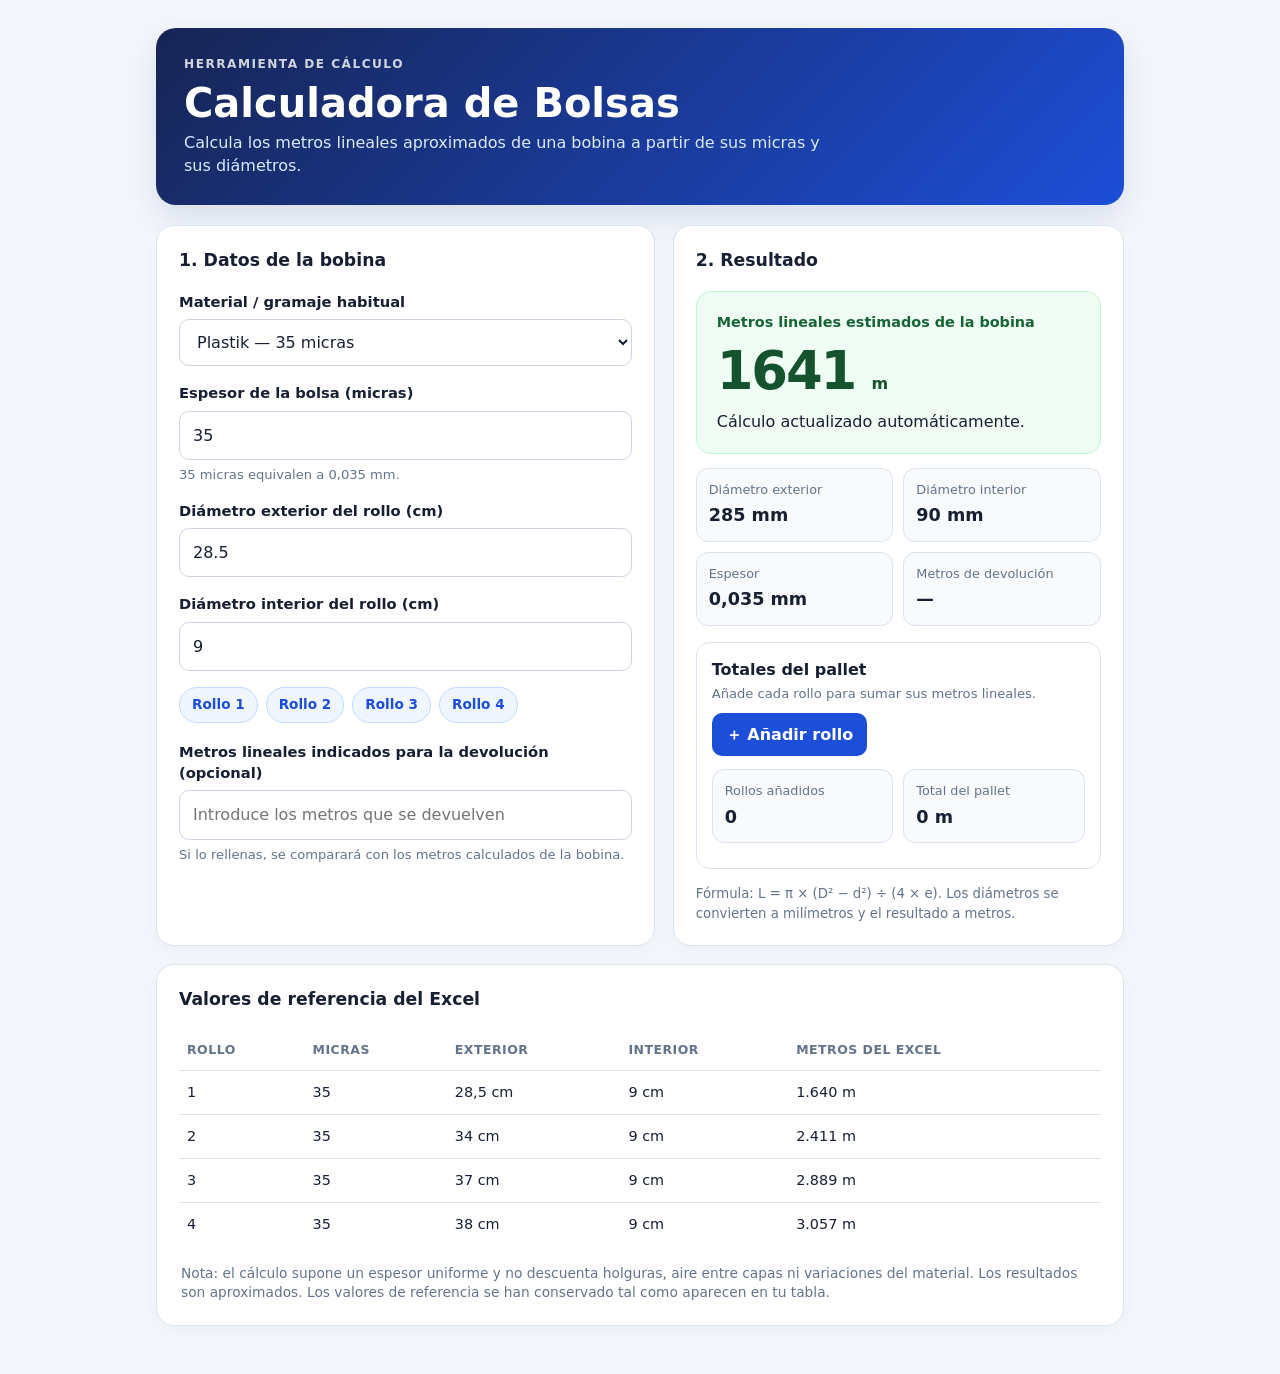
<file: index.html>
<!doctype html>
<html lang="es">
<head>
<meta charset="utf-8">
<meta name="viewport" content="width=device-width, initial-scale=1">
<title>Calculadora de Bolsas · Metros Lineales</title>
<style>
:root{--ink:#172033;--muted:#64748b;--line:#dbe3ee;--bg:#f3f6fb;--blue:#1d4ed8;--blue2:#2563eb;--green:#087f5b}
*{box-sizing:border-box}body{margin:0;background:var(--bg);color:var(--ink);font:16px/1.45 system-ui,-apple-system,BlinkMacSystemFont,"Segoe UI",sans-serif}
.wrap{max-width:1000px;margin:0 auto;padding:28px 16px 48px}
header{background:linear-gradient(135deg,#172554,#1d4ed8);color:white;padding:28px;border-radius:20px;margin-bottom:20px;box-shadow:0 12px 30px #1e3a8a20}
.eyebrow{text-transform:uppercase;letter-spacing:.12em;font-size:.76rem;font-weight:800;opacity:.8}
h1{margin:7px 0 6px;font-size:clamp(1.8rem,4vw,2.5rem);line-height:1.1}
header p{margin:0;color:#dbeafe;max-width:650px}
.layout{display:grid;grid-template-columns:minmax(0,1.05fr) minmax(280px,.95fr);gap:18px}
.card{background:white;border:1px solid var(--line);border-radius:18px;padding:22px;box-shadow:0 4px 18px #0f172a08}
h2{font-size:1.08rem;margin:0 0 18px}
label{display:block;font-weight:700;font-size:.92rem;margin:0 0 7px}
.field{margin-bottom:16px}
input,select{font:inherit;width:100%;padding:12px 13px;border:1px solid #cbd5e1;border-radius:10px;background:white;color:var(--ink);outline:none}
input:focus,select:focus{border-color:var(--blue2);box-shadow:0 0 0 3px #2563eb20}
.hint{font-size:.82rem;color:var(--muted);margin-top:5px}
.preset-row{display:flex;gap:8px;flex-wrap:wrap;margin-bottom:18px}
.preset{border:1px solid #bfdbfe;background:#eff6ff;color:#1d4ed8;border-radius:999px;padding:7px 12px;font:inherit;font-size:.85rem;font-weight:700;cursor:pointer}
.preset:hover{background:#dbeafe}
.result{background:#f0fdf4;border:1px solid #bbf7d0;border-radius:15px;padding:20px;margin-bottom:14px}
.result .label{color:#166534;font-weight:750;font-size:.9rem}
.big{font-size:clamp(2.2rem,5vw,3.3rem);font-weight:850;letter-spacing:-.04em;color:#14532d;line-height:1.15;margin:8px 0}
.unit{font-size:1rem;font-weight:700;letter-spacing:0}
.stats{display:grid;grid-template-columns:1fr 1fr;gap:10px}
.stat{background:#f8fafc;border:1px solid var(--line);border-radius:12px;padding:12px}
.stat span{display:block;color:var(--muted);font-size:.8rem}
.stat strong{display:block;font-size:1.1rem;margin-top:4px;overflow-wrap:anywhere}
.formula{margin-top:15px;color:var(--muted);font-size:.83rem}
table{width:100%;border-collapse:collapse;font-size:.9rem}
th,td{text-align:left;padding:11px 8px;border-bottom:1px solid var(--line)}
th{color:var(--muted);font-size:.78rem;text-transform:uppercase;letter-spacing:.04em}
tbody tr:last-child td{border-bottom:0}
.note{color:var(--muted);font-size:.86rem;margin:18px 2px 0}
@media(max-width:740px){.layout{grid-template-columns:1fr}.wrap{padding:16px 12px 32px}header{padding:22px}.card{padding:18px}}
@media print{body{background:white}.wrap{max-width:none;padding:0}header{box-shadow:none}.card{box-shadow:none;break-inside:avoid}.preset-row,.add-btn,.clear-btn{display:none!important}}
.add-btn{border:0;background:var(--blue);color:white;border-radius:10px;padding:10px 14px;font:inherit;font-weight:750;cursor:pointer}
.add-btn:hover{background:var(--blue2)}
.clear-btn{border:1px solid #fecaca;background:#fff7f7;color:#b91c1c;border-radius:9px;padding:8px 11px;font:inherit;font-size:.85rem;cursor:pointer}
.roll-item{display:flex;justify-content:space-between;gap:10px;align-items:center;padding:9px 2px;border-bottom:1px solid var(--line);font-size:.9rem}
.roll-item:last-child{border-bottom:0}
.remove-roll{border:1px solid var(--line);background:white;border-radius:8px;padding:4px 8px;cursor:pointer;color:#b91c1c}
</style>
</head>
<body>
<main class="wrap">
<header>
  <div class="eyebrow">Herramienta de cálculo</div>
  <h1>Calculadora de Bolsas</h1>
  <p>Calcula los metros lineales aproximados de una bobina a partir de sus micras y sus diámetros.</p>
</header>
<div class="layout">
  <section class="card">
    <h2>1. Datos de la bobina</h2>
    <div class="field">
      <label for="material">Material / gramaje habitual</label>
      <select id="material">
        <option value="35">Plastik — 35 micras</option>
        <option value="35a">Aspla — 35 micras</option>
        <option value="30">Gaviplas — 30 micras</option>
        <option value="custom">Otro gramaje / personalizado</option>
      </select>
    </div>
    <div class="field">
      <label for="micras">Espesor de la bolsa (micras)</label>
      <input id="micras" type="number" min="0.1" step="0.1" value="35">
      <div class="hint">35 micras equivalen a 0,035 mm.</div>
    </div>
    <div class="field">
      <label for="exterior">Diámetro exterior del rollo (cm)</label>
      <input id="exterior" type="number" min="0" step="0.1" value="28.5">
    </div>
    <div class="field">
      <label for="interior">Diámetro interior del rollo (cm)</label>
      <input id="interior" type="number" min="0" step="0.1" value="9">
    </div>
    <div class="preset-row" aria-label="Ejemplos de rollos">
      <button class="preset" type="button" data-ext="28.5" data-mic="35">Rollo 1</button>
      <button class="preset" type="button" data-ext="34" data-mic="35">Rollo 2</button>
      <button class="preset" type="button" data-ext="37" data-mic="35">Rollo 3</button>
      <button class="preset" type="button" data-ext="38" data-mic="35">Rollo 4</button>
    </div>
    <div class="field">
      <label for="devolucion">Metros lineales indicados para la devolución (opcional)</label>
      <input id="devolucion" type="number" min="0" step="1" placeholder="Introduce los metros que se devuelven">
      <div class="hint">Si lo rellenas, se comparará con los metros calculados de la bobina.</div>
    </div>
  </section>
  <section class="card">
    <h2>2. Resultado</h2>
    <div class="result" aria-live="polite">
      <div class="label">Metros lineales estimados de la bobina</div>
      <div class="big" id="metros">1.640 <span class="unit">m</span></div>
      <div id="estado">Cálculo actualizado automáticamente.</div>
    </div>
    <div class="stats">
      <div class="stat"><span>Diámetro exterior</span><strong id="extmm">285 mm</strong></div>
      <div class="stat"><span>Diámetro interior</span><strong id="intmm">90 mm</strong></div>
      <div class="stat"><span>Espesor</span><strong id="espesor">0,035 mm</strong></div>
      <div class="stat"><span>Metros de devolución</span><strong id="metrosdev">—</strong></div>
    </div>
    <div class="pallet-box" style="margin-top:16px;border:1px solid var(--line);border-radius:14px;padding:15px">
      <div style="display:flex;gap:10px;align-items:center;justify-content:space-between;flex-wrap:wrap">
        <div>
          <strong>Totales del pallet</strong>
          <div class="hint" style="margin-top:3px">Añade cada rollo para sumar sus metros lineales.</div>
        </div>
        <button id="addRoll" type="button" class="add-btn">＋ Añadir rollo</button>
      </div>
      <div class="stats" style="margin-top:13px">
        <div class="stat"><span>Rollos añadidos</span><strong id="rollCount">0</strong></div>
        <div class="stat"><span>Total del pallet</span><strong id="palletTotal">0 m</strong></div>
      </div>
      <div id="rollList" style="margin-top:10px"></div>
      <button id="clearRolls" type="button" class="clear-btn" style="display:none;margin-top:10px">Vaciar pallet</button>
    </div>
    <div class="formula">Fórmula: L = π × (D² − d²) ÷ (4 × e). Los diámetros se convierten a milímetros y el resultado a metros.</div>
  </section>
</div>
<section class="card" style="margin-top:18px">
  <h2>Valores de referencia del Excel</h2>
  <table>
    <thead><tr><th>Rollo</th><th>Micras</th><th>Exterior</th><th>Interior</th><th>Metros del Excel</th></tr></thead>
    <tbody>
      <tr><td>1</td><td>35</td><td>28,5 cm</td><td>9 cm</td><td>1.640 m</td></tr>
      <tr><td>2</td><td>35</td><td>34 cm</td><td>9 cm</td><td>2.411 m</td></tr>
      <tr><td>3</td><td>35</td><td>37 cm</td><td>9 cm</td><td>2.889 m</td></tr>
      <tr><td>4</td><td>35</td><td>38 cm</td><td>9 cm</td><td>3.057 m</td></tr>
    </tbody>
  </table>
  <p class="note">Nota: el cálculo supone un espesor uniforme y no descuenta holguras, aire entre capas ni variaciones del material. Los resultados son aproximados. Los valores de referencia se han conservado tal como aparecen en tu tabla.</p>
</section>
</main>
<script>
const $ = id => document.getElementById(id);
const palletRolls = [];
const material = $('material'), micras = $('micras'), exterior = $('exterior'), interior = $('interior'), devolucion = $('devolucion');
material.addEventListener('change', () => {
  if (material.value === '35' || material.value === '35a') micras.value = 35;
  else if (material.value === '30') micras.value = 30;
  calculate();
});
[micras, exterior, interior, devolucion].forEach(el => el.addEventListener('input', calculate));
$('addRoll').addEventListener('click', () => {
  const mu = Number(micras.value), out = Number(exterior.value), inn = Number(interior.value);
  if (!(mu > 0 && out > inn && inn >= 0 && out > 0)) {
    $('estado').textContent = 'No se puede añadir: comprueba las micras y los diámetros.';
    return;
  }
  const D=out*10, d=inn*10, e=mu/1000;
  const length=Math.PI*(D*D-d*d)/(4*e)/1000;
  palletRolls.push({micras:mu, exterior:out, interior:inn, metros:length});
  renderPallet();
});
$('clearRolls').addEventListener('click', () => { palletRolls.length = 0; renderPallet(); });
document.querySelectorAll('.preset').forEach(btn => btn.addEventListener('click', () => {
  exterior.value = btn.dataset.ext;
  micras.value = btn.dataset.mic;
  interior.value = 9;
  calculate();
}));
function fmt(n, digits=0) {
  return new Intl.NumberFormat('es-ES',{minimumFractionDigits:digits,maximumFractionDigits:digits}).format(n);
}
function renderPallet() {
  $('rollCount').textContent = palletRolls.length;
  const total = palletRolls.reduce((sum, roll) => sum + roll.metros, 0);
  $('palletTotal').textContent = fmt(total) + ' m';
  $('clearRolls').style.display = palletRolls.length ? 'inline-block' : 'none';
  const list = $('rollList');
  list.innerHTML = '';
  palletRolls.forEach((roll, index) => {
    const row = document.createElement('div');
    row.className = 'roll-item';
    const info = document.createElement('span');
    info.textContent = 'Rollo ' + (index + 1) + ' · ' + fmt(roll.micras) + ' micras · Ø ' + fmt(roll.exterior,1) + ' / ' + fmt(roll.interior,1) + ' cm';
    const right = document.createElement('span');
    right.style.cssText = 'display:flex;gap:8px;align-items:center;white-space:nowrap';
    const metres = document.createElement('strong');
    metres.textContent = fmt(roll.metros) + ' m';
    const remove = document.createElement('button');
    remove.type = 'button';
    remove.className = 'remove-roll';
    remove.textContent = 'Quitar';
    remove.setAttribute('aria-label', 'Quitar rollo ' + (index + 1));
    remove.addEventListener('click', () => { palletRolls.splice(index, 1); renderPallet(); });
    right.append(metres, remove);
    row.append(info, right);
    list.append(row);
  });
}
function calculate() {
  const mu = Number(micras.value), out = Number(exterior.value), inn = Number(interior.value);
  $('extmm').textContent = Number.isFinite(out) ? fmt(out*10,1).replace(',0','')+' mm' : '—';
  $('intmm').textContent = Number.isFinite(inn) ? fmt(inn*10,1).replace(',0','')+' mm' : '—';
  $('espesor').textContent = mu > 0 ? fmt(mu/1000,3)+' mm' : '—';
  const valid = mu > 0 && out > inn && inn >= 0 && out > 0;
  if (!valid) {
    $('metros').innerHTML = '— <span class="unit">m</span>';
    $('estado').textContent = 'Comprueba los datos: el diámetro exterior debe ser mayor que el interior y las micras deben ser mayores que cero.';
  } else {
    const D=out*10, d=inn*10, e=mu/1000;
    const length=Math.PI*(D*D-d*d)/(4*e)/1000;
    $('metros').innerHTML = fmt(length)+' <span class="unit">m</span>';
    if (devolucion.value !== '' && Number(devolucion.value) >= 0) {
      const dev=Number(devolucion.value);
      $('estado').textContent = 'La devolución equivale al '+fmt(length ? dev/length*100 : 0,1)+' % de la longitud estimada de la bobina.';
    } else $('estado').textContent = 'Cálculo actualizado automáticamente.';
  }
  $('metrosdev').textContent = devolucion.value !== '' && Number(devolucion.value)>=0 ? fmt(Number(devolucion.value))+' m' : '—';
}
calculate();
</script>
</body>
</html>
</file>
